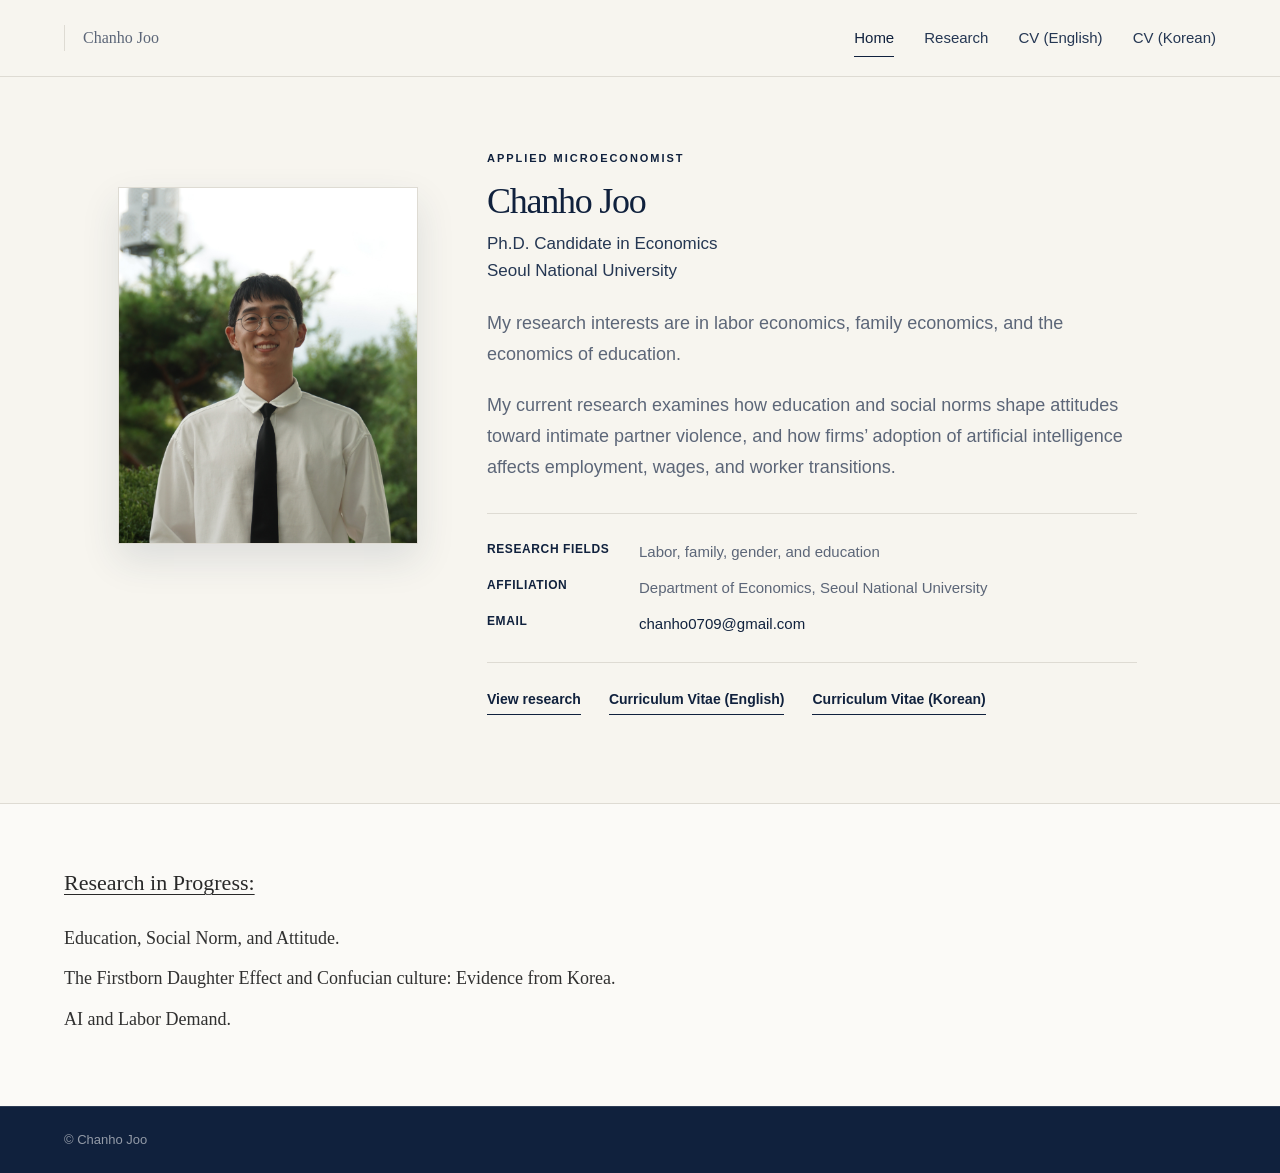
<file: index.html>
<!DOCTYPE html>
<html lang="en">
<head>
  <meta charset="UTF-8">

  <meta
    name="viewport"
    content="width=device-width, initial-scale=1.0"
  >

  <meta
    name="description"
    content="Personal academic website of Chanho Joo, an applied microeconomist at Seoul National University."
  >

  <title>Chanho Joo | Applied Microeconomist</title>

  <link rel="stylesheet" href="./styles.css">
</head>

<body>

  <header class="site-header">

  <div class="site-shell header-inner">

    <div class="header-brand">
      <a class="brand-name brand-name-only" href="#top">
      Chanho Joo
    </a>
  </div>


    <nav class="main-navigation" aria-label="Main navigation">

      <a href="./index.html" aria-current="page">
        Home
      </a>

      <a href="./research.html">
        Research
      </a>

      <a
        href="./Chanho_Joo_CV_EN.pdf"
        target="_blank"
        rel="noopener"
      >
        CV (English)
      </a>

      <a
        href="./Chanho_Joo_CV_KO.pdf"
        target="_blank"
        rel="noopener"
      >
        CV (Korean)
      </a>

    </nav>

  </div>

</header>

<main>

    <section class="hero" aria-labelledby="profile-title">

  <div class="site-shell hero-grid">

    <!-- Profile photo -->

    <div class="portrait-column">

      <div class="portrait-frame">

        <img
          src="./Profile1.JPG"
          alt="Portrait of Chanho Joo"
        >

      </div>

    </div>


    <!-- Profile information -->

    <div class="hero-copy">

<p class="eyebrow">
  Applied Microeconomist
</p>

<h1 id="profile-title" class="profile-title">
  Chanho Joo
</h1>

<p class="profile-role">
  Ph.D. Candidate in Economics
  <br>
  Seoul National University
</p>

<p class="profile-bio">
  My research interests are in labor economics, family economics, and
  the economics of education.
</p>

<p class="profile-bio">
  My current research examines how education and social norms
  shape attitudes toward intimate partner violence, and how firms’
  adoption of artificial intelligence affects employment, wages,
  and worker transitions.
</p>


      <dl class="profile-details">

        <div>
          <dt>Research fields</dt>

          <dd>
            Labor, family, gender, and education
          </dd>
        </div>

        <div>
          <dt>Affiliation</dt>

          <dd>
            Department of Economics,
            Seoul National University
          </dd>
        </div>

        <div>
          <dt>Email</dt>

          <dd>
            <a href="mailto:chanho0709@gmail.com">
              chanho0709@gmail.com
            </a>
          </dd>
        </div>

      </dl>


      <div class="profile-links">

        <a href="./research.html">
          View research
        </a>

        <a
          href="./Chanho_Joo_CV_EN.pdf"
          target="_blank"
          rel="noopener"
        >
          Curriculum Vitae (English)
        </a>

        <a
          href="./Chanho_Joo_CV_KO.pdf"
          target="_blank"
          rel="noopener"
        >
          Curriculum Vitae (Korean)
        </a>

      </div>

    </div>

  </div>

</section>

    <!-- ==================================================
         Research
    =================================================== -->

    <section class="research-section" aria-labelledby="research-list-heading">

      <div class="site-shell">

        <h2 id="research-list-heading" class="research-list-heading">
          Research in Progress:
        </h2>

        <div class="publication-list">

          <p class="publication-entry">
            Education, Social Norm, and Attitude.
          </p>

          <p class="publication-entry">
            The Firstborn Daughter Effect and Confucian culture: Evidence from Korea.
            <!--
            <span class="publication-links">
              <a
                href="./Joo_firstborn.pdf"
                target="_blank"
                rel="noopener"
              >
                Draft
              </a>
            </span>
            -->
          </p>

          <p class="publication-entry">
            AI and Labor Demand.
          </p>

          <!--
          <p class="publication-entry">
            The Time Trend of Child Penalty.
          </p>
          -->

        </div>

      </div>

    </section>

  </main>


  <!-- ==================================================
       Footer
  =================================================== -->

  <footer class="site-footer">

    <div class="site-shell footer-inner">

      <p>
        © Chanho Joo
      </p>

      <p>
        
      </p>

    </div>

  </footer>

</body>
</html>
</file>
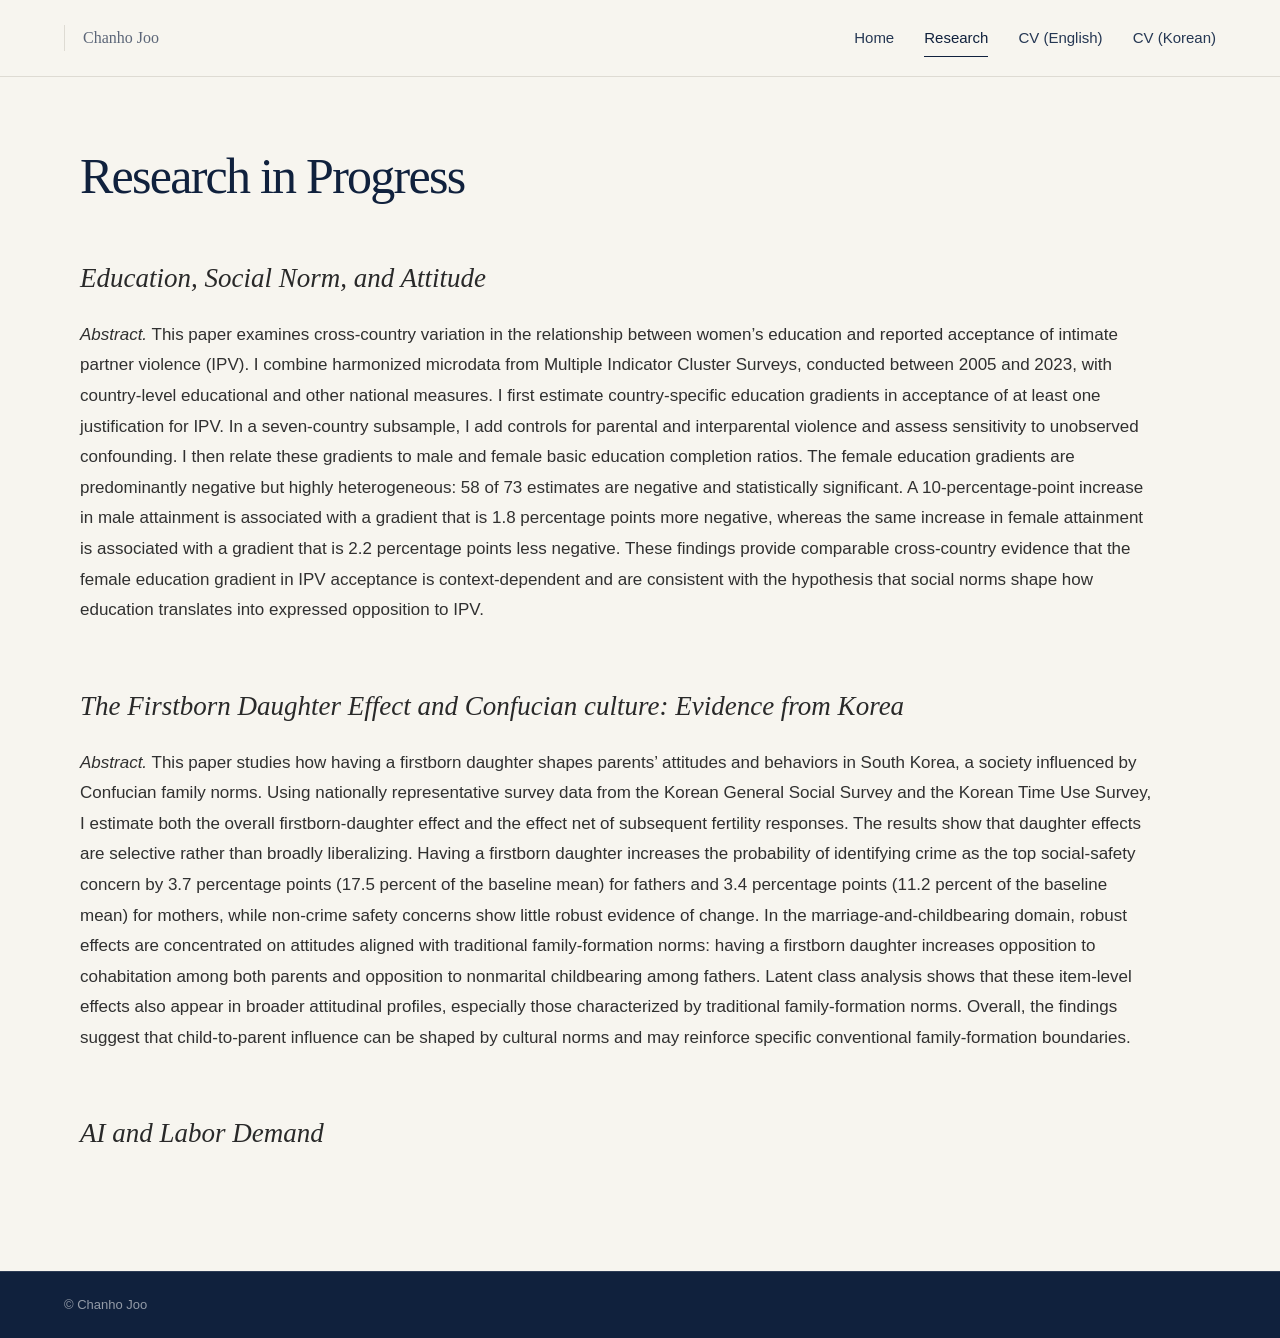
<file: research.html>
<!DOCTYPE html>
<html lang="en">
<head>
  <meta charset="UTF-8">

  <meta
    name="viewport"
    content="width=device-width, initial-scale=1.0"
  >

  <meta
    name="description"
    content="Research in progress by Chanho Joo."
  >

  <title>Research | Chanho Joo</title>

  <link rel="stylesheet" href="./styles.css">
</head>

<body>

  <header class="site-header">

    <div class="site-shell header-inner">

      <div class="header-brand">
        <a class="brand-name brand-name-only" href="./index.html">
          Chanho Joo
        </a>
      </div>

      <nav class="main-navigation" aria-label="Main navigation">

        <a href="./index.html">
          Home
        </a>

        <a href="./research.html" aria-current="page">
          Research
        </a>

        <a
          href="./chanho-joo-cv.pdf"
          target="_blank"
          rel="noopener"
        >
          CV (English)
        </a>

        <a
          href="./chanho-joo-cv-korean.pdf"
          target="_blank"
          rel="noopener"
        >
          CV (Korean)
        </a>

      </nav>

    </div>

  </header>

  <main>

    <section class="research-page" aria-labelledby="research-page-title">

      <div class="site-shell research-page-content">

        <h1 id="research-page-title" class="research-page-title">
          Research in Progress
        </h1>

        <article class="research-paper">

          <h2 class="research-paper-title">
            Education, Social Norm, and Attitude
            <span class="research-paper-links">
              <!--
              <a
                href="./IPV_Education_Dependent_Norm_Sensitivity.pdf"
                target="_blank"
                rel="noopener"
              >
                PPT
              </a>
              -->
              <!--
              <span aria-hidden="true">·</span>
              <a
                href="./Education_Social_norm_Attitude.pdf"
                target="_blank"
                rel="noopener"
              >
                Draft
              </a>
              -->
            </span>
          </h2>

          <p class="research-abstract">
            <em>Abstract.</em> This paper examines cross-country variation in the relationship between women’s education and reported acceptance of intimate partner violence (IPV). I combine harmonized microdata from Multiple Indicator Cluster Surveys, conducted between 2005 and 2023, with country-level educational and other national measures. I first estimate country-specific education gradients in acceptance of at least one justification for IPV. In a seven-country subsample, I add controls for parental and interparental violence and assess sensitivity to unobserved confounding. I then relate these gradients to male and female basic education completion ratios. The female education gradients are predominantly negative but highly heterogeneous: 58 of 73 estimates are negative and statistically significant. A 10-percentage-point increase in male attainment is associated with a gradient that is 1.8 percentage points more negative, whereas the same increase in female attainment is associated with a gradient that is 2.2 percentage points less negative. These findings provide comparable cross-country evidence that the female education gradient in IPV acceptance is context-dependent and are consistent with the hypothesis that social norms shape how education translates into expressed opposition to IPV.
          </p>

        </article>

        <article class="research-paper">

          <h2 class="research-paper-title">
            The Firstborn Daughter Effect and Confucian culture: Evidence from Korea
            <!--
            <span class="research-paper-links">
              <a
                href="./Joo_firstborn.pdf"
                target="_blank"
                rel="noopener"
              >
                Draft
              </a>
            </span>
            -->
          </h2>

          <p class="research-abstract">
            <em>Abstract.</em> This paper studies how having a firstborn daughter shapes parents’ attitudes and behaviors in South Korea, a society influenced by Confucian family norms. Using nationally representative survey data from the Korean General Social Survey and the Korean Time Use Survey, I estimate both the overall firstborn-daughter effect and the effect net of subsequent fertility responses. The results show that daughter effects are selective rather than broadly liberalizing. Having a firstborn daughter increases the probability of identifying crime as the top social-safety concern by 3.7 percentage points (17.5 percent of the baseline mean) for fathers and 3.4 percentage points (11.2 percent of the baseline mean) for mothers, while non-crime safety concerns show little robust evidence of change. In the marriage-and-childbearing domain, robust effects are concentrated on attitudes aligned with traditional family-formation norms: having a firstborn daughter increases opposition to cohabitation among both parents and opposition to nonmarital childbearing among fathers. Latent class analysis shows that these item-level effects also appear in broader attitudinal profiles, especially those characterized by traditional family-formation norms. Overall, the findings suggest that child-to-parent influence can be shaped by cultural norms and may reinforce specific conventional family-formation boundaries.
          </p>

        </article>

        <article class="research-paper research-paper-title-only">

          <h2 class="research-paper-title">
            AI and Labor Demand
          </h2>

        </article>

      </div>

    </section>

  </main>

  <footer class="site-footer">

    <div class="site-shell footer-inner">

      <p>
        © Chanho Joo
      </p>

    </div>

  </footer>

</body>
</html>
</file>
<file: styles.css>
/* ==================================================
   1. Design variables
================================================== */

:root {
  --background: #f7f5ef;
  --background-light: #fbfaf7;
  --surface: #ffffff;

  --navy: #10213d;
  --navy-soft: #253753;
  --text: #17233a;
  --muted: #5c6678;
  --line: #dedbd3;

  --max-width: 1180px;
  --side-padding: 5vw;
}


/* ==================================================
   2. Base
================================================== */

*,
*::before,
*::after {
  box-sizing: border-box;
}

html {
  scroll-behavior: smooth;
}

body {
  margin: 0;
  overflow-x: hidden;

  background: var(--background);
  color: var(--text);

  font-family:
    Arial,
    "Helvetica Neue",
    Helvetica,
    sans-serif;

  font-size: 16px;
  line-height: 1.65;

  -webkit-font-smoothing: antialiased;
}

img {
  display: block;
  max-width: 100%;
}

a {
  color: inherit;
  text-decoration: none;
  -webkit-tap-highlight-color: transparent;
}

a:focus-visible {
  outline: 2px solid var(--navy);
  outline-offset: 4px;
}

section {
  scroll-margin-top: 90px;
}

.site-shell {
  width: min(
    var(--max-width),
    calc(100% - (var(--side-padding) * 2))
  );
  margin: 0 auto;
}


/* ==================================================
   3. Header
================================================== */

.site-header {
  position: relative;
  z-index: 100;

  width: 100%;

  background: var(--background);
  border-bottom: 1px solid var(--line);
}

.header-inner {
  min-height: 76px;

  display: flex;
  align-items: center;
  justify-content: space-between;

  gap: 40px;
}

.header-brand {
  display: flex;
  align-items: center;
  gap: 18px;
}

.home-link {
  color: var(--navy);
  font-size: 14px;
  font-weight: 700;
}

.brand-name {
  padding-left: 18px;

  border-left: 1px solid var(--line);
  color: var(--muted);

  font-family:
    Georgia,
    "Times New Roman",
    Times,
    serif;

  font-size: 16px;
  font-weight: 400;
}

.home-link:hover,
.brand-name:hover {
  color: var(--navy);
}

.main-navigation {
  display: flex;
  align-items: center;
  justify-content: flex-end;
  flex-wrap: wrap;

  gap: 30px;
}

.main-navigation a {
  position: relative;

  color: var(--navy-soft);
  font-size: 15px;
  font-weight: 500;
}

.main-navigation a::after {
  content: "";

  position: absolute;
  left: 0;
  bottom: -7px;

  width: 100%;
  height: 1px;

  background: var(--navy);

  transform: scaleX(0);
  transform-origin: right;
  transition: transform 180ms ease;
}

.main-navigation a:hover::after {
  transform: scaleX(1);
  transform-origin: left;
}

.main-navigation a[aria-current="page"] {
  color: var(--navy);
}

.main-navigation a[aria-current="page"]::after {
  transform: scaleX(1);
}


/* ==================================================
   4. Profile / Hero
================================================== */

.hero {
  padding: 72px 0 88px;
}

.hero-grid {
  display: grid;
  grid-template-columns:
    minmax(250px, 310px)
    minmax(0, 680px);

  align-items: start;
  justify-content: center;

  gap: clamp(48px, 5vw, 72px);
}

.portrait-column {
  align-self: start;

  display: flex;
  justify-content: center;

  /* Aligns the top of the photo approximately with the name. */
  padding-top: 38px;
}

.portrait-frame {
  width: 100%;
  max-width: 300px;
  aspect-ratio: 3518 / 4185;

  overflow: hidden;

  border: 1px solid var(--line);
  background: transparent;

  box-shadow: 0 16px 36px rgba(34, 55, 84, 0.12);
}

.portrait-frame img {
  width: 100%;
  height: 100%;

  object-fit: cover;
  object-position: center;
}

.hero-copy {
  align-self: start;
  max-width: 680px;
}

.eyebrow {
  margin: 0 0 14px;

  color: var(--navy);

  font-size: 11px;
  font-weight: 750;
  letter-spacing: 0.18em;
  text-transform: uppercase;
}

.hero .profile-title {
  margin: 0;

  color: var(--navy);

  font-family:
    Georgia,
    "Times New Roman",
    Times,
    serif;

  font-size: clamp(36px, 2.8vw, 44px);
  font-weight: 500;
  line-height: 1.12;
  letter-spacing: -0.035em;
}

/* Optional: use this class under the name for title and affiliation. */
.profile-role {
  margin: 10px 0 0;

  color: var(--navy-soft);

  font-size: 17px;
  font-weight: 500;
  line-height: 1.55;
}

.profile-bio {
  max-width: 650px;
  margin: 24px 0 0;

  color: var(--muted);

  /* One step larger than the previous 17px setting. */
  font-size: 18px;
  line-height: 1.72;
}

.profile-bio + .profile-bio {
  margin-top: 20px;
}

.profile-details {
  max-width: 650px;

  margin: 30px 0 0;
  padding: 20px 0;

  border-top: 1px solid var(--line);
  border-bottom: 1px solid var(--line);
}

.profile-details div {
  display: grid;
  grid-template-columns: 130px minmax(0, 1fr);

  gap: 22px;
  padding: 6px 0;
}

.profile-details dt {
  color: var(--navy);

  font-size: 12px;
  font-weight: 700;
  letter-spacing: 0.05em;
  text-transform: uppercase;
}

.profile-details dd {
  margin: 0;

  color: var(--muted);

  font-size: 15px;
  line-height: 1.6;
}

.profile-details a {
  color: var(--navy);
}

.profile-details a:hover {
  text-decoration: underline;
  text-underline-offset: 3px;
}

.profile-links {
  display: flex;
  flex-wrap: wrap;

  gap: 28px;
  margin-top: 25px;
}

.profile-links a {
  padding-bottom: 3px;

  border-bottom: 1px solid var(--navy);
  color: var(--navy);

  font-size: 14px;
  font-weight: 700;
}

.profile-links a:hover {
  opacity: 0.65;
}


/* ==================================================
   5. Research: simple publication-style list
================================================== */

.research-section {
  padding: 64px 0 72px;

  border-top: 1px solid var(--line);
  background: var(--background-light);
}

.research-list-heading {
  margin: 0 0 26px;

  color: #292929;

  font-family:
    Georgia,
    "Times New Roman",
    Times,
    serif;

  font-size: 22px;
  font-weight: 400;
  line-height: 1.35;

  text-decoration: underline;
  text-decoration-thickness: 1px;
  text-underline-offset: 4px;
}

.publication-list {
  max-width: 1100px;
}

.publication-entry {
  margin: 0 0 12px;

  color: #303030;

  font-family:
    Georgia,
    "Times New Roman",
    Times,
    serif;

  font-size: 18px;
  font-weight: 400;
  line-height: 1.6;
}

.publication-entry:last-child {
  margin-bottom: 0;
}

.publication-title-link {
  color: inherit;
}

.publication-title-link:hover {
  text-decoration: underline;
  text-underline-offset: 4px;
}

.publication-links {
  margin-left: 8px;

  font-size: 0.84em;
  color: #666;
}

.publication-links a {
  color: inherit;
  text-decoration: underline;
  text-underline-offset: 3px;
}

.paper-status,
.publication-venue {
  font-style: italic;
  font-weight: 600;
}


/* ==================================================
   6. Research detail page
================================================== */

.research-page {
  min-height: calc(100vh - 146px);
  padding: 72px 0 96px;
}

.research-page-content {
  max-width: 1120px;
}

.research-page-title {
  margin: 0 0 56px;

  color: var(--navy);

  font-family:
    Georgia,
    "Times New Roman",
    Times,
    serif;

  font-size: clamp(34px, 4vw, 50px);
  font-weight: 500;
  line-height: 1.1;
  letter-spacing: -0.035em;
}

.research-paper {
  margin-bottom: 62px;
}

.research-paper-title {
  margin: 0 0 22px;

  color: #292929;

  font-family:
    Georgia,
    "Times New Roman",
    Times,
    serif;

  font-size: clamp(21px, 2.2vw, 27px);
  font-style: italic;
  font-weight: 500;
  line-height: 1.4;
}

.research-paper-links {
  margin-left: 8px;

  color: var(--muted);
  font-family:
    Arial,
    "Helvetica Neue",
    Helvetica,
    sans-serif;
  font-size: 0.62em;
  font-style: normal;
  font-weight: 600;
  white-space: nowrap;
}

.research-paper-links a {
  color: inherit;
  text-decoration: underline;
  text-decoration-thickness: 1px;
  text-underline-offset: 3px;
}

.research-paper-links a:hover {
  color: var(--navy);
}

.research-abstract {
  max-width: 1080px;
  margin: 0;

  color: #303030;
  font-size: 17px;
  line-height: 1.8;
}

.research-paper-title-only {
  margin-bottom: 0;
}



/* ==================================================
   7. Footer
================================================== */

.site-footer {
  padding: 22px 0;

  background: var(--navy);
  color: rgba(255, 255, 255, 0.55);

  border-top: 1px solid rgba(255, 255, 255, 0.12);
}

.footer-inner {
  display: flex;
  align-items: center;
  justify-content: space-between;

  gap: 30px;
}

.footer-inner p {
  margin: 0;
  font-size: 13px;
}


/* ==================================================
   8. Tablet
================================================== */

@media (max-width: 850px) {
  :root {
    --side-padding: 24px;
  }

  .header-inner {
    min-height: auto;
    padding: 18px 0;
  }

  .main-navigation {
    gap: 18px;
  }

  .hero {
    padding: 52px 0 70px;
  }

  .hero-grid {
    grid-template-columns: 1fr;
    gap: 38px;
  }

.portrait-column {
  align-self: start;
  padding-top: 8px;
}

  .portrait-frame {
    width: min(65vw, 280px);
  }

  .hero-copy {
    max-width: 680px;
  }

}


/* ==================================================
   9. Mobile
================================================== */

@media (max-width: 600px) {
  .header-inner {
    align-items: flex-start;
    flex-direction: column;

    gap: 13px;
  }

  .header-brand {
    gap: 13px;
  }

  .brand-name {
    padding-left: 13px;
    font-size: 16px;
  }

  .main-navigation {
    gap: 20px;
  }

  .main-navigation a {
    font-size: 14px;
  }

  .hero {
    padding: 38px 0 58px;
  }

  .portrait-frame {
    width: min(78vw, 260px);
  }

  .hero .profile-title {
    font-size: 31px;
  }

  .profile-role {
    font-size: 16px;
  }

  .profile-bio {
    font-size: 16px;
    line-height: 1.7;
  }

  .profile-details div {
    grid-template-columns: 1fr;
    gap: 2px;
    padding: 8px 0;
  }

  .research-section {
    padding: 50px 0 56px;
  }

  .research-list-heading {
    margin-bottom: 20px;
    font-size: 19px;
  }

  .publication-entry {
    margin-bottom: 12px;
    font-size: 16px;
  }

  .research-page {
    padding: 52px 0 70px;
  }

  .research-page-title {
    margin-bottom: 40px;
  }

  .research-paper {
    margin-bottom: 46px;
  }

  .research-paper-title {
    margin-bottom: 16px;
  }

  .research-abstract {
    font-size: 16px;
    line-height: 1.75;
  }

  .footer-inner {
    align-items: flex-start;
    flex-direction: column;
    gap: 5px;
  }
}
</file>
